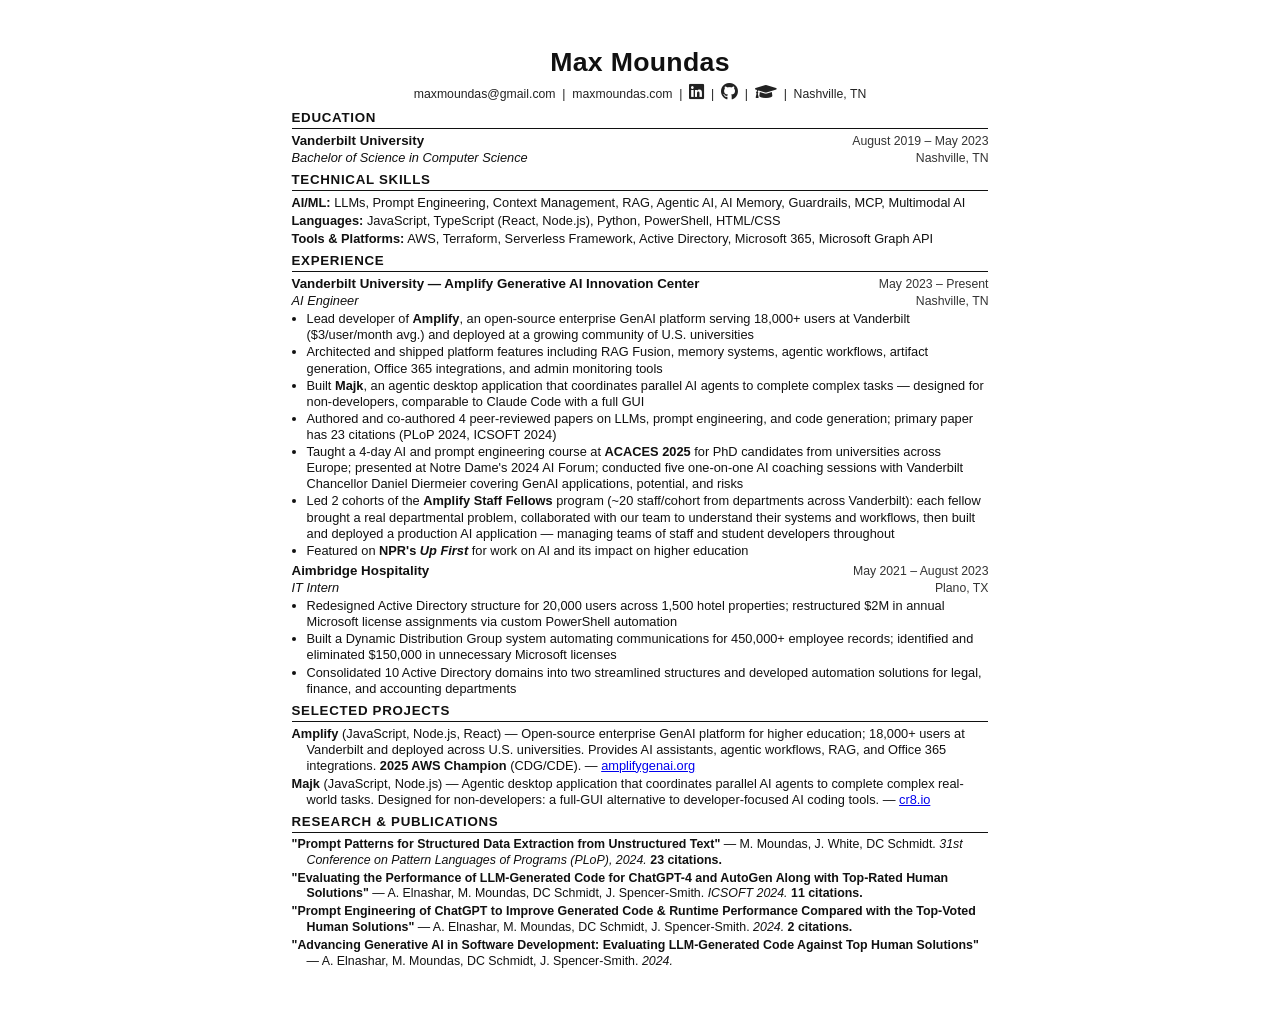
<file: resume/index.html>
<!DOCTYPE html>
<html lang="en">
<head>
  <meta charset="UTF-8" />
  <meta name="viewport" content="width=device-width, initial-scale=1.0" />
  <title>Max Moundas — Resume</title>
  <link rel="stylesheet" href="../assets/css/fontawesome-all.min.css" />
  <style>
    * {
      margin: 0;
      padding: 0;
      box-sizing: border-box;
    }

    body {
      font-family: 'Calibri', 'Segoe UI', Arial, sans-serif;
      font-size: 10pt;
      color: #111;
      background: #fff;
      max-width: 8.5in;
      margin: 0 auto;
      padding: 0.48in 0.62in 0.40in;
      line-height: 1.26;
    }

    /* ── Header ── */
    .header {
      text-align: center;
      margin-bottom: 8px;
    }

    .header h1 {
      font-size: 20pt;
      font-weight: 700;
      letter-spacing: 0.3px;
      margin-bottom: 3px;
    }

    .header .contact {
      font-size: 9.2pt;
      color: #222;
    }

    .header .contact a {
      color: #222;
      text-decoration: none;
    }

    .header .contact a:hover {
      text-decoration: underline;
    }

    .header .contact .icon-link {
      display: inline-flex;
      align-items: center;
      text-decoration: none;
    }

    .header .contact .icon-link i {
      font-size: 13pt;
      vertical-align: middle;
      color: #222;
    }

    .header .contact .icon-link:hover i {
      color: #000;
    }

    /* ── Sections ── */
    section {
      margin-bottom: 6px;
    }

    section h2 {
      font-size: 10pt;
      font-weight: 700;
      text-transform: uppercase;
      letter-spacing: 0.7px;
      border-bottom: 1.4px solid #111;
      padding-bottom: 1px;
      margin-bottom: 4px;
    }

    /* ── Entries ── */
    .entry {
      margin-bottom: 4px;
    }

    .entry:last-child {
      margin-bottom: 0;
    }

    .entry-header {
      display: flex;
      justify-content: space-between;
      align-items: baseline;
      gap: 8px;
    }

    .org {
      font-weight: 700;
      font-size: 10pt;
    }

    .date {
      font-size: 9.2pt;
      color: #333;
      white-space: nowrap;
      flex-shrink: 0;
    }

    .entry-sub {
      display: flex;
      justify-content: space-between;
      align-items: baseline;
    }

    .role {
      font-style: italic;
      font-size: 9.6pt;
    }

    .location {
      font-size: 9.2pt;
      color: #333;
    }

    /* ── Lists ── */
    ul {
      margin: 2px 0 0 15px;
    }

    ul li {
      font-size: 9.6pt;
      margin-bottom: 1px;
    }

    /* ── Skills ── */
    .skills-row {
      font-size: 9.6pt;
      margin-bottom: 2px;
    }

    .skills-row strong {
      font-weight: 700;
    }

    /* ── Projects inline ── */
    .project-line {
      font-size: 9.6pt;
      margin-bottom: 2px;
      padding-left: 15px;
      text-indent: -15px;
    }

    /* ── Research ── */
    .pub {
      font-size: 9.3pt;
      margin-bottom: 2.5px;
      padding-left: 15px;
      text-indent: -15px;
    }

    .pub-title {
      font-weight: 700;
    }

    /* ── Print ── */
    @media print {
      body {
        padding: 0.44in 0.58in 0.36in;
        max-width: none;
      }

      a {
        color: #111;
        text-decoration: none;
      }

      @page {
        size: letter;
        margin: 0;
      }
    }
  </style>
</head>
<body>

  <!-- ── Header ── -->
  <div class="header">
    <h1>Max Moundas</h1>
    <div class="contact">
      maxmoundas@gmail.com &nbsp;|&nbsp;
      <a href="https://www.maxmoundas.com">maxmoundas.com</a> &nbsp;|&nbsp;
      <a href="https://www.linkedin.com/in/maxmoundas/" class="icon-link" title="LinkedIn" aria-label="LinkedIn"><i class="fab fa-linkedin"></i></a> &nbsp;|&nbsp;
      <a href="https://github.com/maxmoundas" class="icon-link" title="GitHub" aria-label="GitHub"><i class="fab fa-github"></i></a> &nbsp;|&nbsp;
      <a href="https://scholar.google.com/citations?user=QMHf04YAAAAJ&amp;hl=en" class="icon-link" title="Google Scholar" aria-label="Google Scholar"><i class="fas fa-graduation-cap"></i></a> &nbsp;|&nbsp;
      Nashville, TN
    </div>
  </div>

  <!-- ── Education ── -->
  <section>
    <h2>Education</h2>
    <div class="entry">
      <div class="entry-header">
        <span class="org">Vanderbilt University</span>
        <span class="date">August 2019 – May 2023</span>
      </div>
      <div class="entry-sub">
        <span class="role">Bachelor of Science in Computer Science</span>
        <span class="location">Nashville, TN</span>
      </div>
    </div>
  </section>

  <!-- ── Technical Skills ── -->
  <section>
    <h2>Technical Skills</h2>
    <div class="skills-row">
      <strong>AI/ML:</strong> LLMs, Prompt Engineering, Context Management, RAG, Agentic AI, AI Memory, Guardrails, MCP, Multimodal AI
    </div>
    <div class="skills-row">
      <strong>Languages:</strong> JavaScript, TypeScript (React, Node.js), Python, PowerShell, HTML/CSS
    </div>
    <div class="skills-row">
      <strong>Tools &amp; Platforms:</strong> AWS, Terraform, Serverless Framework, Active Directory, Microsoft 365, Microsoft Graph API
    </div>
  </section>

  <!-- ── Experience ── -->
  <section>
    <h2>Experience</h2>

    <div class="entry">
      <div class="entry-header">
        <span class="org">Vanderbilt University — Amplify Generative AI Innovation Center</span>
        <span class="date">May 2023 – Present</span>
      </div>
      <div class="entry-sub">
        <span class="role">AI Engineer</span>
        <span class="location">Nashville, TN</span>
      </div>
      <ul>
        <li>Lead developer of <strong>Amplify</strong>, an open-source enterprise GenAI platform serving 18,000+ users at Vanderbilt ($3/user/month avg.) and deployed at a growing community of U.S. universities</li>
        <li>Architected and shipped platform features including RAG Fusion, memory systems, agentic workflows, artifact generation, Office 365 integrations, and admin monitoring tools</li>
        <li>Built <strong>Majk</strong>, an agentic desktop application that coordinates parallel AI agents to complete complex tasks — designed for non-developers, comparable to Claude Code with a full GUI</li>
        <li>Authored and co-authored 4 peer-reviewed papers on LLMs, prompt engineering, and code generation; primary paper has 23 citations (PLoP 2024, ICSOFT 2024)</li>
        <li>Taught a 4-day AI and prompt engineering course at <strong>ACACES 2025</strong> for PhD candidates from universities across Europe; presented at Notre Dame's 2024 AI Forum; conducted five one-on-one AI coaching sessions with Vanderbilt Chancellor Daniel Diermeier covering GenAI applications, potential, and risks</li>
        <li>Led 2 cohorts of the <strong>Amplify Staff Fellows</strong> program (~20 staff/cohort from departments across Vanderbilt): each fellow brought a real departmental problem, collaborated with our team to understand their systems and workflows, then built and deployed a production AI application — managing teams of staff and student developers throughout</li>
        <li>Featured on <strong>NPR's <em>Up First</em></strong> for work on AI and its impact on higher education</li>
      </ul>
    </div>

    <div class="entry">
      <div class="entry-header">
        <span class="org">Aimbridge Hospitality</span>
        <span class="date">May 2021 – August 2023</span>
      </div>
      <div class="entry-sub">
        <span class="role">IT Intern</span>
        <span class="location">Plano, TX</span>
      </div>
      <ul>
        <li>Redesigned Active Directory structure for 20,000 users across 1,500 hotel properties; restructured $2M in annual Microsoft license assignments via custom PowerShell automation</li>
        <li>Built a Dynamic Distribution Group system automating communications for 450,000+ employee records; identified and eliminated $150,000 in unnecessary Microsoft licenses</li>
        <li>Consolidated 10 Active Directory domains into two streamlined structures and developed automation solutions for legal, finance, and accounting departments</li>
      </ul>
    </div>
  </section>

  <!-- ── Projects ── -->
  <section>
    <h2>Selected Projects</h2>
    <div class="project-line">
      <strong>Amplify</strong> (JavaScript, Node.js, React) — Open-source enterprise GenAI platform for higher education; 18,000+ users at Vanderbilt and deployed across U.S. universities. Provides AI assistants, agentic workflows, RAG, and Office 365 integrations. <strong>2025 AWS Champion</strong> (CDG/CDE). &mdash; <a href="https://www.amplifygenai.org">amplifygenai.org</a>
    </div>
    <div class="project-line">
      <strong>Majk</strong> (JavaScript, Node.js) — Agentic desktop application that coordinates parallel AI agents to complete complex real-world tasks. Designed for non-developers: a full-GUI alternative to developer-focused AI coding tools. &mdash; <a href="https://www.cr8.io">cr8.io</a>
    </div>
  </section>

  <!-- ── Research ── -->
  <section>
    <h2>Research &amp; Publications</h2>
    <div class="pub">
      <span class="pub-title">"Prompt Patterns for Structured Data Extraction from Unstructured Text"</span> —
      M. Moundas, J. White, DC Schmidt. <em>31st Conference on Pattern Languages of Programs (PLoP), 2024.</em> <strong>23 citations.</strong>
    </div>
    <div class="pub">
      <span class="pub-title">"Evaluating the Performance of LLM-Generated Code for ChatGPT-4 and AutoGen Along with Top-Rated Human Solutions"</span> —
      A. Elnashar, M. Moundas, DC Schmidt, J. Spencer-Smith. <em>ICSOFT 2024.</em> <strong>11 citations.</strong>
    </div>
    <div class="pub">
      <span class="pub-title">"Prompt Engineering of ChatGPT to Improve Generated Code &amp; Runtime Performance Compared with the Top-Voted Human Solutions"</span> —
      A. Elnashar, M. Moundas, DC Schmidt, J. Spencer-Smith. <em>2024.</em> <strong>2 citations.</strong>
    </div>
    <div class="pub">
      <span class="pub-title">"Advancing Generative AI in Software Development: Evaluating LLM-Generated Code Against Top Human Solutions"</span> —
      A. Elnashar, M. Moundas, DC Schmidt, J. Spencer-Smith. <em>2024.</em>
    </div>
  </section>

</body>
</html>
</file>
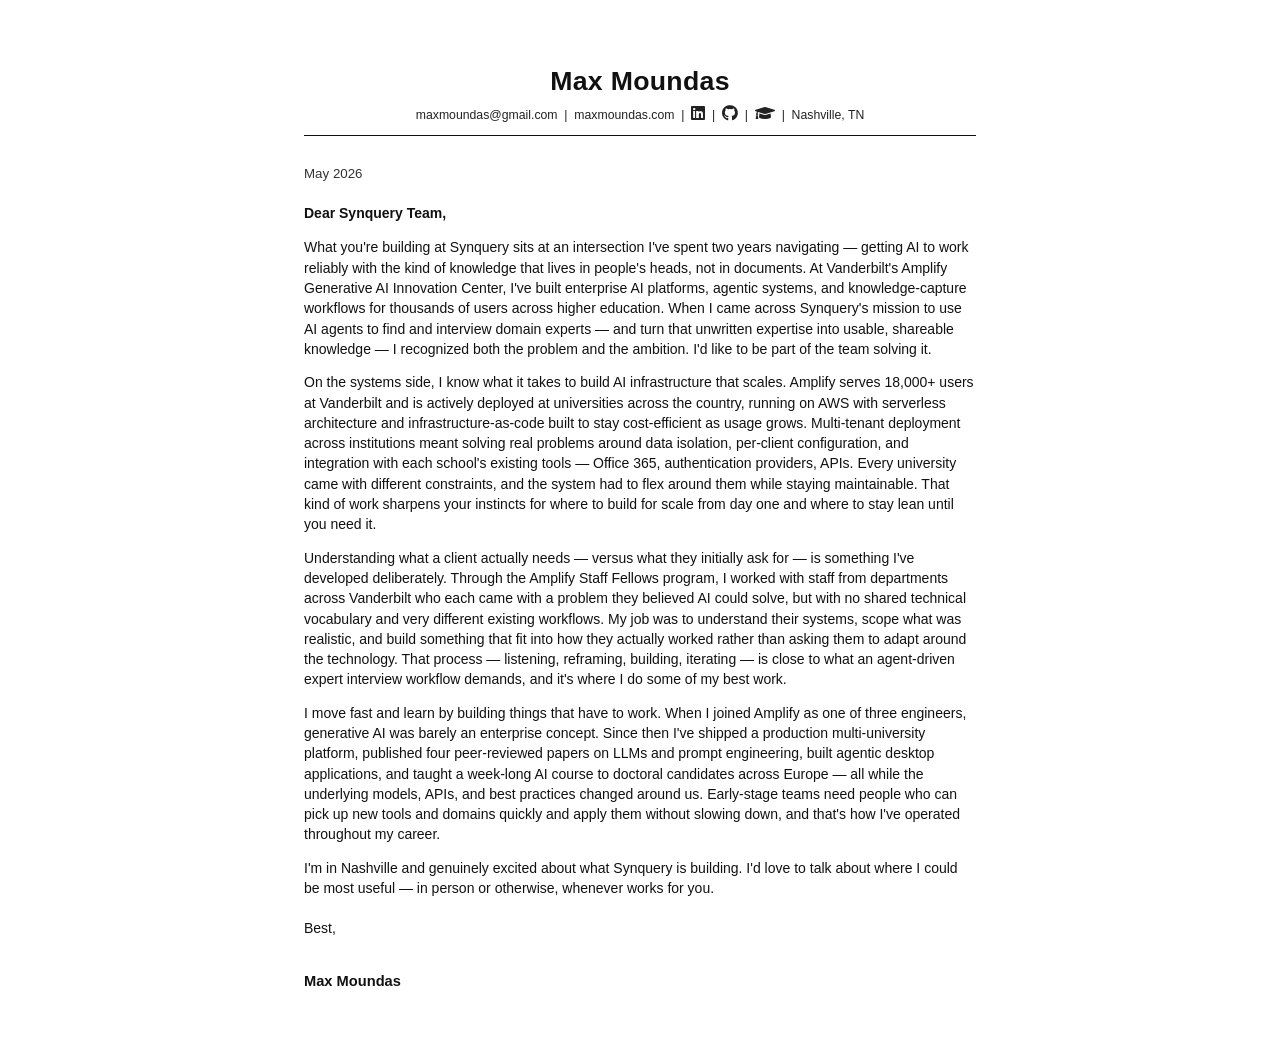
<file: resume/cover-letter-synquery.html>
<!DOCTYPE html>
<html lang="en">
<head>
  <meta charset="UTF-8" />
  <meta name="viewport" content="width=device-width, initial-scale=1.0" />
  <title>Max Moundas — Cover Letter (Synquery)</title>
  <link rel="stylesheet" href="../assets/css/fontawesome-all.min.css" />
  <style>
    * {
      margin: 0;
      padding: 0;
      box-sizing: border-box;
    }

    body {
      font-family: 'Calibri', 'Segoe UI', Arial, sans-serif;
      font-size: 10.5pt;
      color: #111;
      background: #fff;
      max-width: 8.5in;
      margin: 0 auto;
      padding: 0.65in 0.75in 0.55in;
      line-height: 1.45;
    }

    /* ── Header ── */
    .header {
      text-align: center;
      margin-bottom: 28px;
      border-bottom: 1.4px solid #111;
      padding-bottom: 10px;
    }

    .header h1 {
      font-size: 20pt;
      font-weight: 700;
      letter-spacing: 0.3px;
      margin-bottom: 4px;
    }

    .header .contact {
      font-size: 9.2pt;
      color: #222;
    }

    .header .contact a {
      color: #222;
      text-decoration: none;
    }

    .header .contact a:hover {
      text-decoration: underline;
    }

    .header .contact .icon-link {
      display: inline-flex;
      align-items: center;
      text-decoration: none;
    }

    .header .contact .icon-link i {
      font-size: 12pt;
      vertical-align: middle;
      color: #222;
    }

    /* ── Letter body ── */
    .date {
      font-size: 10pt;
      margin-bottom: 20px;
      color: #333;
    }

    .salutation {
      font-size: 10.5pt;
      font-weight: 700;
      margin-bottom: 14px;
    }

    p {
      font-size: 10.5pt;
      margin-bottom: 13px;
    }

    .closing {
      margin-top: 20px;
      font-size: 10.5pt;
    }

    .closing .sign-off {
      margin-bottom: 32px;
    }

    .closing .name {
      font-weight: 700;
      font-size: 11pt;
    }

    /* ── Print ── */
    @media print {
      body {
        padding: 0.60in 0.70in 0.50in;
        max-width: none;
      }

      a {
        color: #111;
        text-decoration: none;
      }

      @page {
        size: letter;
        margin: 0;
      }
    }
  </style>
</head>
<body>

  <!-- ── Header ── -->
  <div class="header">
    <h1>Max Moundas</h1>
    <div class="contact">
      maxmoundas@gmail.com &nbsp;|&nbsp;
      <a href="https://www.maxmoundas.com">maxmoundas.com</a> &nbsp;|&nbsp;
      <a href="https://www.linkedin.com/in/maxmoundas/" class="icon-link" title="LinkedIn" aria-label="LinkedIn"><i class="fab fa-linkedin"></i></a> &nbsp;|&nbsp;
      <a href="https://github.com/maxmoundas" class="icon-link" title="GitHub" aria-label="GitHub"><i class="fab fa-github"></i></a> &nbsp;|&nbsp;
      <a href="https://scholar.google.com/citations?user=QMHf04YAAAAJ&amp;hl=en" class="icon-link" title="Google Scholar" aria-label="Google Scholar"><i class="fas fa-graduation-cap"></i></a> &nbsp;|&nbsp;
      Nashville, TN
    </div>
  </div>

  <!-- ── Letter ── -->
  <div class="date">May 2026</div>

  <div class="salutation">Dear Synquery Team,</div>

  <p>
    What you're building at Synquery sits at an intersection I've spent two years navigating — getting AI to work reliably with the kind of knowledge that lives in people's heads, not in documents. At Vanderbilt's Amplify Generative AI Innovation Center, I've built enterprise AI platforms, agentic systems, and knowledge-capture workflows for thousands of users across higher education. When I came across Synquery's mission to use AI agents to find and interview domain experts — and turn that unwritten expertise into usable, shareable knowledge — I recognized both the problem and the ambition. I'd like to be part of the team solving it.
  </p>

  <p>
    On the systems side, I know what it takes to build AI infrastructure that scales. Amplify serves 18,000+ users at Vanderbilt and is actively deployed at universities across the country, running on AWS with serverless architecture and infrastructure-as-code built to stay cost-efficient as usage grows. Multi-tenant deployment across institutions meant solving real problems around data isolation, per-client configuration, and integration with each school's existing tools — Office 365, authentication providers, APIs. Every university came with different constraints, and the system had to flex around them while staying maintainable. That kind of work sharpens your instincts for where to build for scale from day one and where to stay lean until you need it.
  </p>

  <p>
    Understanding what a client actually needs — versus what they initially ask for — is something I've developed deliberately. Through the Amplify Staff Fellows program, I worked with staff from departments across Vanderbilt who each came with a problem they believed AI could solve, but with no shared technical vocabulary and very different existing workflows. My job was to understand their systems, scope what was realistic, and build something that fit into how they actually worked rather than asking them to adapt around the technology. That process — listening, reframing, building, iterating — is close to what an agent-driven expert interview workflow demands, and it's where I do some of my best work.
  </p>

  <p>
    I move fast and learn by building things that have to work. When I joined Amplify as one of three engineers, generative AI was barely an enterprise concept. Since then I've shipped a production multi-university platform, published four peer-reviewed papers on LLMs and prompt engineering, built agentic desktop applications, and taught a week-long AI course to doctoral candidates across Europe — all while the underlying models, APIs, and best practices changed around us. Early-stage teams need people who can pick up new tools and domains quickly and apply them without slowing down, and that's how I've operated throughout my career.
  </p>

  <p>
    I'm in Nashville and genuinely excited about what Synquery is building. I'd love to talk about where I could be most useful — in person or otherwise, whenever works for you.
  </p>

  <div class="closing">
    <div class="sign-off">Best,</div>
    <div class="name">Max Moundas</div>
  </div>

</body>
</html>
</file>
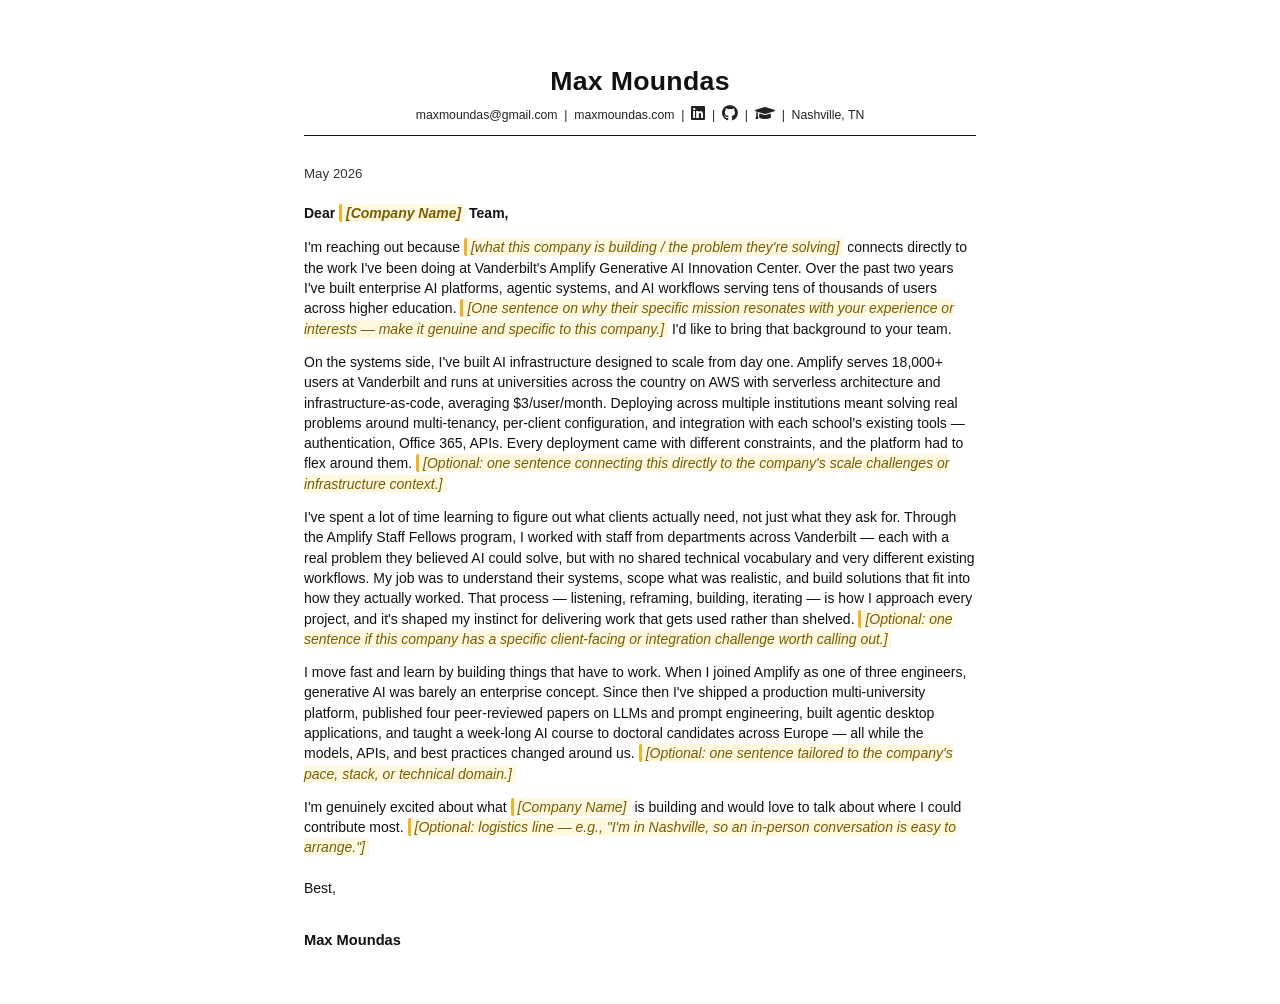
<file: resume/cover-letter-template.html>
<!DOCTYPE html>
<html lang="en">
<head>
  <meta charset="UTF-8" />
  <meta name="viewport" content="width=device-width, initial-scale=1.0" />
  <title>Max Moundas — Cover Letter (Template)</title>
  <link rel="stylesheet" href="../assets/css/fontawesome-all.min.css" />
  <style>
    * {
      margin: 0;
      padding: 0;
      box-sizing: border-box;
    }

    body {
      font-family: 'Calibri', 'Segoe UI', Arial, sans-serif;
      font-size: 10.5pt;
      color: #111;
      background: #fff;
      max-width: 8.5in;
      margin: 0 auto;
      padding: 0.65in 0.75in 0.55in;
      line-height: 1.45;
    }

    /* ── Header ── */
    .header {
      text-align: center;
      margin-bottom: 28px;
      border-bottom: 1.4px solid #111;
      padding-bottom: 10px;
    }

    .header h1 {
      font-size: 20pt;
      font-weight: 700;
      letter-spacing: 0.3px;
      margin-bottom: 4px;
    }

    .header .contact {
      font-size: 9.2pt;
      color: #222;
    }

    .header .contact a {
      color: #222;
      text-decoration: none;
    }

    .header .contact a:hover {
      text-decoration: underline;
    }

    .header .contact .icon-link {
      display: inline-flex;
      align-items: center;
      text-decoration: none;
    }

    .header .contact .icon-link i {
      font-size: 12pt;
      vertical-align: middle;
      color: #222;
    }

    /* ── Letter body ── */
    .date {
      font-size: 10pt;
      margin-bottom: 20px;
      color: #333;
    }

    .salutation {
      font-size: 10.5pt;
      font-weight: 700;
      margin-bottom: 14px;
    }

    p {
      font-size: 10.5pt;
      margin-bottom: 13px;
    }

    /* Swap zone styling — visible on screen, hidden when printing */
    .swap {
      background: #fff8e1;
      border-left: 3px solid #f0b429;
      padding: 1px 4px;
      border-radius: 2px;
      font-style: italic;
      color: #7a5c00;
    }

    @media print {
      .swap {
        background: none;
        border: none;
        padding: 0;
        font-style: normal;
        color: #111;
      }
    }

    .closing {
      margin-top: 20px;
      font-size: 10.5pt;
    }

    .closing .sign-off {
      margin-bottom: 32px;
    }

    .closing .name {
      font-weight: 700;
      font-size: 11pt;
    }

    /* ── Print ── */
    @media print {
      body {
        padding: 0.60in 0.70in 0.50in;
        max-width: none;
      }

      a {
        color: #111;
        text-decoration: none;
      }

      @page {
        size: letter;
        margin: 0;
      }
    }
  </style>
</head>
<body>

  <!-- ── Header ── -->
  <div class="header">
    <h1>Max Moundas</h1>
    <div class="contact">
      maxmoundas@gmail.com &nbsp;|&nbsp;
      <a href="https://www.maxmoundas.com">maxmoundas.com</a> &nbsp;|&nbsp;
      <a href="https://www.linkedin.com/in/maxmoundas/" class="icon-link" title="LinkedIn" aria-label="LinkedIn"><i class="fab fa-linkedin"></i></a> &nbsp;|&nbsp;
      <a href="https://github.com/maxmoundas" class="icon-link" title="GitHub" aria-label="GitHub"><i class="fab fa-github"></i></a> &nbsp;|&nbsp;
      <a href="https://scholar.google.com/citations?user=QMHf04YAAAAJ&amp;hl=en" class="icon-link" title="Google Scholar" aria-label="Google Scholar"><i class="fas fa-graduation-cap"></i></a> &nbsp;|&nbsp;
      Nashville, TN
    </div>
  </div>

  <!-- ── Letter ── -->
  <div class="date">May 2026</div>

  <div class="salutation">Dear <span class="swap">[Company Name]</span> Team,</div>

  <!--
    OPENING PARAGRAPH
    Goal: connect your background to what this company is building.
    Swap zones: company name, their mission/product, and the specific angle of your experience that maps to it.
  -->
  <p>
    I'm reaching out because <span class="swap">[what this company is building / the problem they're solving]</span> connects directly to the work I've been doing at Vanderbilt's Amplify Generative AI Innovation Center. Over the past two years I've built enterprise AI platforms, agentic systems, and AI workflows serving tens of thousands of users across higher education. <span class="swap">[One sentence on why their specific mission resonates with your experience or interests — make it genuine and specific to this company.]</span> I'd like to bring that background to your team.
  </p>

  <!--
    SCALABLE SYSTEMS PARAGRAPH
    Goal: demonstrate you can build AI systems that hold up at scale.
    Mostly evergreen — swap the company-specific angle at the end if relevant.
  -->
  <p>
    On the systems side, I've built AI infrastructure designed to scale from day one. Amplify serves 18,000+ users at Vanderbilt and runs at universities across the country on AWS with serverless architecture and infrastructure-as-code, averaging $3/user/month. Deploying across multiple institutions meant solving real problems around multi-tenancy, per-client configuration, and integration with each school's existing tools — authentication, Office 365, APIs. Every deployment came with different constraints, and the platform had to flex around them. <span class="swap">[Optional: one sentence connecting this directly to the company's scale challenges or infrastructure context.]</span>
  </p>

  <!--
    CLIENT / DELIVERY PARAGRAPH
    Goal: show you understand how to translate client needs into delivered software.
    Mostly evergreen — the Staff Fellows story works broadly.
  -->
  <p>
    I've spent a lot of time learning to figure out what clients actually need, not just what they ask for. Through the Amplify Staff Fellows program, I worked with staff from departments across Vanderbilt — each with a real problem they believed AI could solve, but with no shared technical vocabulary and very different existing workflows. My job was to understand their systems, scope what was realistic, and build solutions that fit into how they actually worked. That process — listening, reframing, building, iterating — is how I approach every project, and it's shaped my instinct for delivering work that gets used rather than shelved. <span class="swap">[Optional: one sentence if this company has a specific client-facing or integration challenge worth calling out.]</span>
  </p>

  <!--
    QUICK LEARNER / AI DEPTH PARAGRAPH
    Goal: show you move fast, stay current, and operate well under ambiguity.
    Mostly evergreen.
  -->
  <p>
    I move fast and learn by building things that have to work. When I joined Amplify as one of three engineers, generative AI was barely an enterprise concept. Since then I've shipped a production multi-university platform, published four peer-reviewed papers on LLMs and prompt engineering, built agentic desktop applications, and taught a week-long AI course to doctoral candidates across Europe — all while the models, APIs, and best practices changed around us. <span class="swap">[Optional: one sentence tailored to the company's pace, stack, or technical domain.]</span>
  </p>

  <!--
    CLOSING PARAGRAPH
    Swap: company name, any location/logistics detail.
  -->
  <p>
    I'm genuinely excited about what <span class="swap">[Company Name]</span> is building and would love to talk about where I could contribute most. <span class="swap">[Optional: logistics line — e.g., "I'm in Nashville, so an in-person conversation is easy to arrange."]</span>
  </p>

  <div class="closing">
    <div class="sign-off">Best,</div>
    <div class="name">Max Moundas</div>
  </div>

</body>
</html>
</file>
